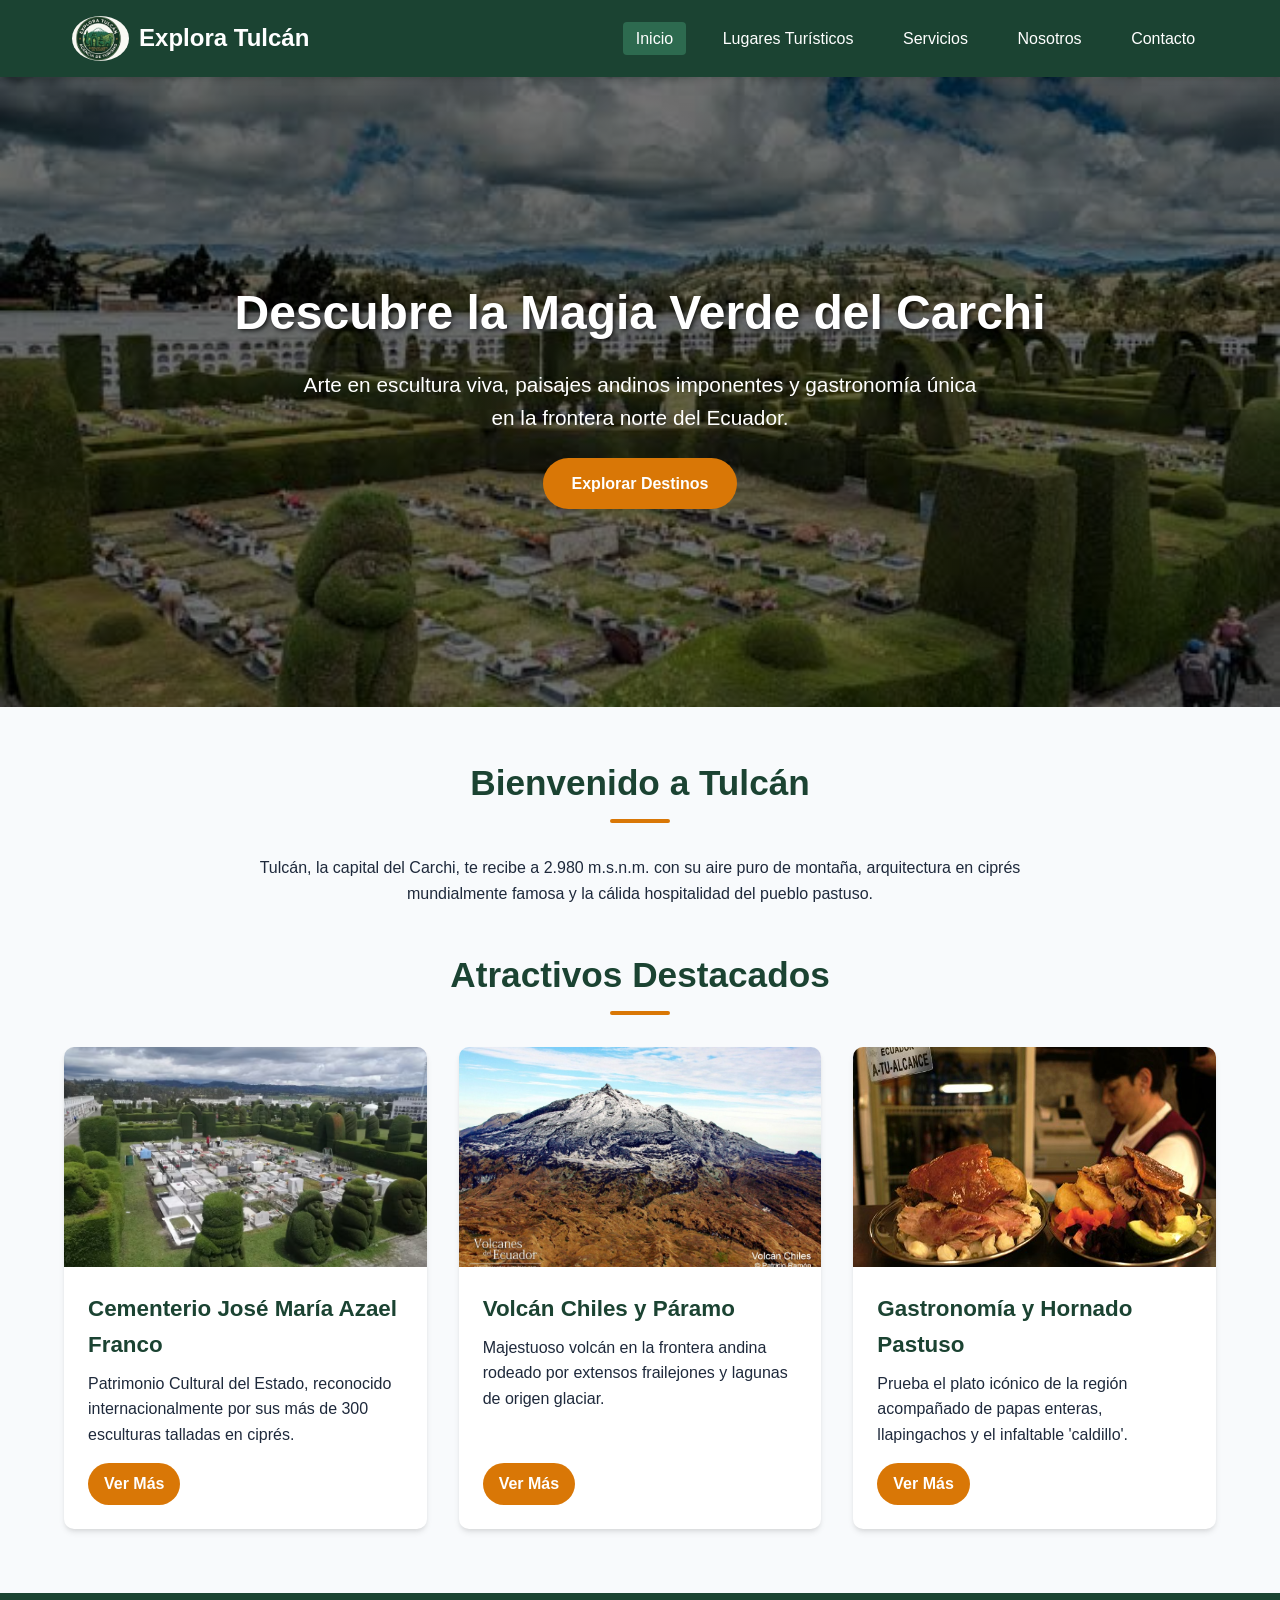
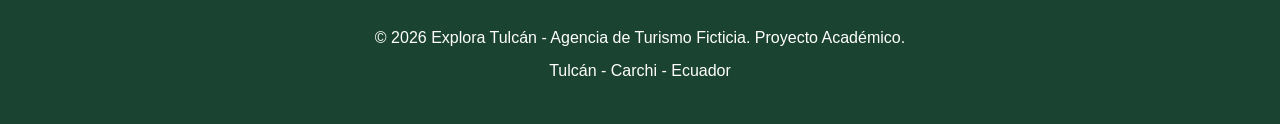
<file: index.html>
<!DOCTYPE html>
<html lang="es">
<head>
    <meta charset="UTF-8">
    <meta name="viewport" content="width=device-width, initial-scale=1.0">
    <title>Explora Tulcán | Puerta del Norte del Ecuador</title>
    <link rel="stylesheet" href="css/styles.css">
</head>
<body>

    <header>
        <nav class="navbar">
            <a href="index.html" class="logo">
                <img src="images/logo.png" alt="Logo Explora Tulcán">
                <span>Explora Tulcán</span>
            </a>
            <ul class="nav-links">
                <li><a href="index.html" class="active">Inicio</a></li>
                <li><a href="destinos.html">Lugares Turísticos</a></li>
                <li><a href="servicios.html">Servicios</a></li>
                <li><a href="nosotros.html">Nosotros</a></li>
                <li><a href="contacto.html">Contacto</a></li>
            </ul>
        </nav>
    </header>

    <main>
        <section class="hero">
            <h1>Descubre la Magia Verde del Carchi</h1>
            <p>Arte en escultura viva, paisajes andinos imponentes y gastronomía única en la frontera norte del Ecuador.</p>
            <a href="destinos.html" class="btn">Explorar Destinos</a>
        </section>

        <section class="container">
            <h2 class="section-title">Bienvenido a Tulcán</h2>
            <p style="text-align: center; max-width: 800px; margin: 0 auto 2.5rem;">
                Tulcán, la capital del Carchi, te recibe a 2.980 m.s.n.m. con su aire puro de montaña, arquitectura en ciprés mundialmente famosa y la cálida hospitalidad del pueblo pastuso.
            </p>

            <h2 class="section-title">Atractivos Destacados</h2>
            <div class="grid-cards">
                <article class="card">
                    <img src="images/cementerio.jpg" alt="Cementerio de Tulcán">
                    <div class="card-body">
                        <h3 class="card-title">Cementerio José María Azael Franco</h3>
                        <p class="card-text">Patrimonio Cultural del Estado, reconocido internacionalmente por sus más de 300 esculturas talladas en ciprés.</p>
                        <a href="destinos.html" class="btn" style="align-self: flex-start; padding: 0.5rem 1rem;">Ver Más</a>
                    </div>
                </article>

                <article class="card">
                    <img src="images/volcan-chiles.jpg" alt="Volcán Chiles">
                    <div class="card-body">
                        <h3 class="card-title">Volcán Chiles y Páramo</h3>
                        <p class="card-text">Majestuoso volcán en la frontera andina rodeado por extensos frailejones y lagunas de origen glaciar.</p>
                        <a href="destinos.html" class="btn" style="align-self: flex-start; padding: 0.5rem 1rem;">Ver Más</a>
                    </div>
                </article>

                <article class="card">
                    <img src="images/hornado.jpg" alt="Gastronomía Hornado Pastuso">
                    <div class="card-body">
                        <h3 class="card-title">Gastronomía y Hornado Pastuso</h3>
                        <p class="card-text">Prueba el plato icónico de la región acompañado de papas enteras, llapingachos y el infaltable 'caldillo'.</p>
                        <a href="destinos.html" class="btn" style="align-self: flex-start; padding: 0.5rem 1rem;">Ver Más</a>
                    </div>
                </article>
            </div>
        </section>
    </main>

    <footer>
        <p>&copy; 2026 Explora Tulcán - Agencia de Turismo Ficticia. Proyecto Académico.</p>
        <p>Tulcán - Carchi - Ecuador</p>
    </footer>

</body>
</html>
</file>
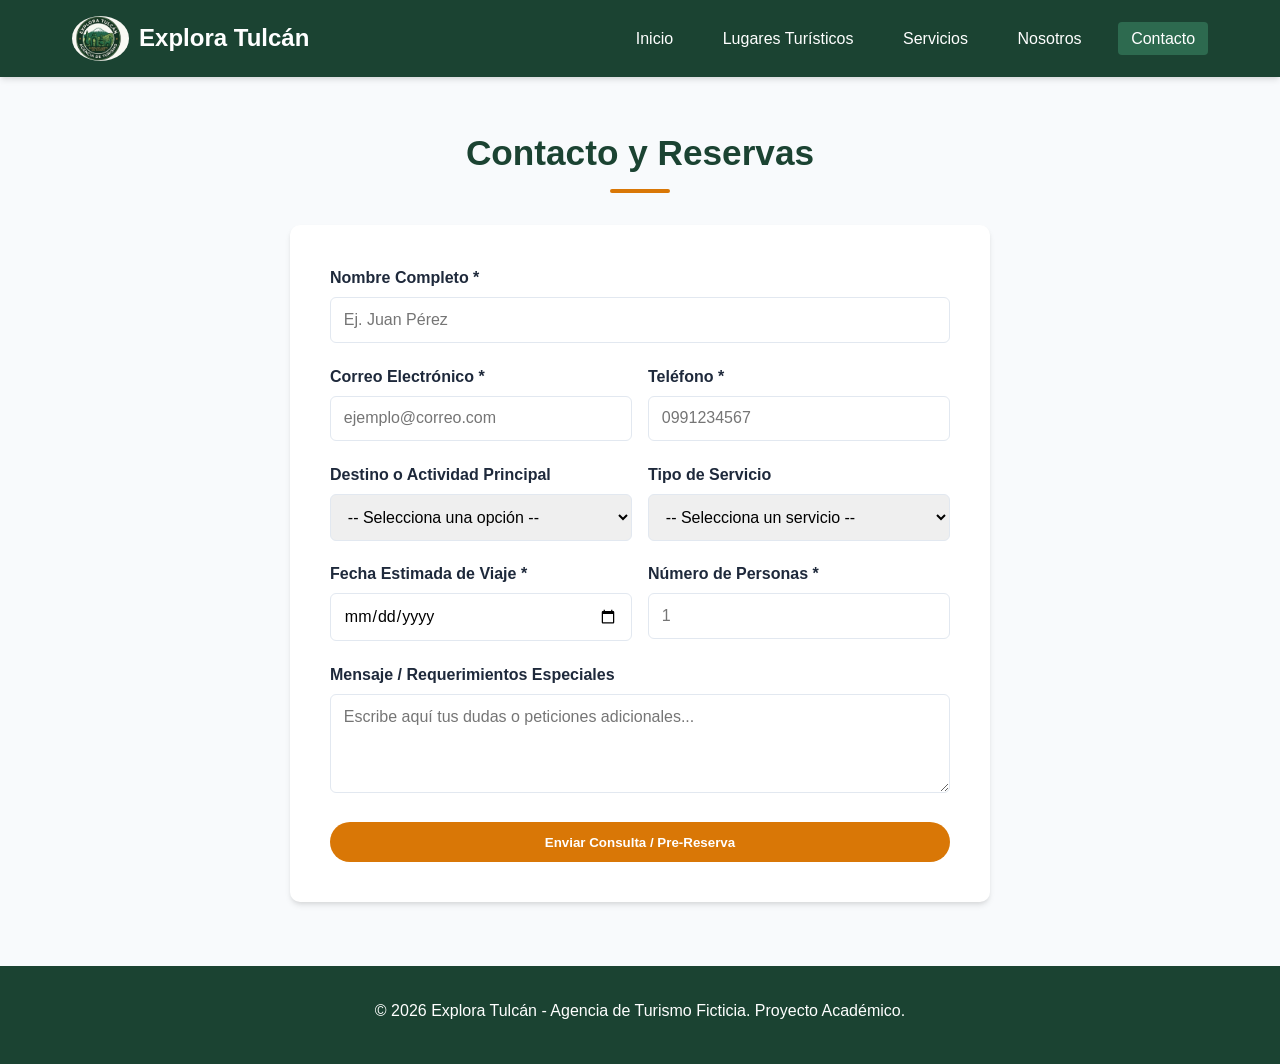
<file: contacto.html>
<!DOCTYPE html>
<html lang="es">
<head>
    <meta charset="UTF-8">
    <meta name="viewport" content="width=device-width, initial-scale=1.0">
    <title>Contacto y Reservas | Explora Tulcán</title>
    <link rel="stylesheet" href="css/styles.css">
</head>
<body>

    <header>
        <nav class="navbar">
            <a href="index.html" class="logo">
                <img src="images/logo.png" alt="Logo Explora Tulcán">
                <span>Explora Tulcán</span>
            </a>
            <ul class="nav-links">
                <li><a href="index.html">Inicio</a></li>
                <li><a href="destinos.html">Lugares Turísticos</a></li>
                <li><a href="servicios.html">Servicios</a></li>
                <li><a href="nosotros.html">Nosotros</a></li>
                <li><a href="contacto.html" class="active">Contacto</a></li>
            </ul>
        </nav>
    </header>

    <main class="container">
        <h1 class="section-title">Contacto y Reservas</h1>

        <div class="form-container">
            <form action="#" method="post">
                <div class="form-group">
                    <label for="nombre">Nombre Completo *</label>
                    <input type="text" id="nombre" name="nombre" required placeholder="Ej. Juan Pérez">
                </div>

                <div class="form-row">
                    <div class="form-group">
                        <label for="email">Correo Electrónico *</label>
                        <input type="email" id="email" name="email" required placeholder="ejemplo@correo.com">
                    </div>
                    <div class="form-group">
                        <label for="telefono">Teléfono *</label>
                        <input type="tel" id="telefono" name="telefono" required placeholder="0991234567">
                    </div>
                </div>

                <div class="form-row">
                    <div class="form-group">
                        <label for="destino">Destino o Actividad Principal</label>
                        <select id="destino" name="destino" required>
                            <option value="">-- Selecciona una opción --</option>
                            <option value="cementerio">Cementerio de Tulcán</option>
                            <option value="volcan-chiles">Volcán Chiles y Páramo</option>
                            <option value="gruta-paz">Gruta de la Paz</option>
                            <option value="gastronomia">Ruta Gastronómica</option>
                        </select>
                    </div>

                    <div class="form-group">
                        <label for="servicio">Tipo de Servicio</label>
                        <select id="servicio" name="servicio" required>
                            <option value="">-- Selecciona un servicio --</option>
                            <option value="tour-diario">Tour Excursión de 1 Día</option>
                            <option value="paquete-completo">Paquete Fin de Semana</option>
                            <option value="transporte">Transporte Turístico Privado</option>
                            <option value="guia">Guía Especializado</option>
                        </select>
                    </div>
                </div>

                <div class="form-row">
                    <div class="form-group">
                        <label for="fecha">Fecha Estimada de Viaje *</label>
                        <input type="date" id="fecha" name="fecha" required>
                    </div>
                    <div class="form-group">
                        <label for="personas">Número de Personas *</label>
                        <input type="number" id="personas" name="personas" min="1" max="50" required placeholder="1">
                    </div>
                </div>

                <div class="form-group">
                    <label for="mensaje">Mensaje / Requerimientos Especiales</label>
                    <textarea id="mensaje" name="mensaje" rows="4" placeholder="Escribe aquí tus dudas o peticiones adicionales..."></textarea>
                </div>

                <button type="submit" class="btn" style="width: 100%;">Enviar Consulta / Pre-Reserva</button>
            </form>
        </div>
    </main>

    <footer>
        <p>&copy; 2026 Explora Tulcán - Agencia de Turismo Ficticia. Proyecto Académico.</p>
    </footer>

</body>
</html>
</file>
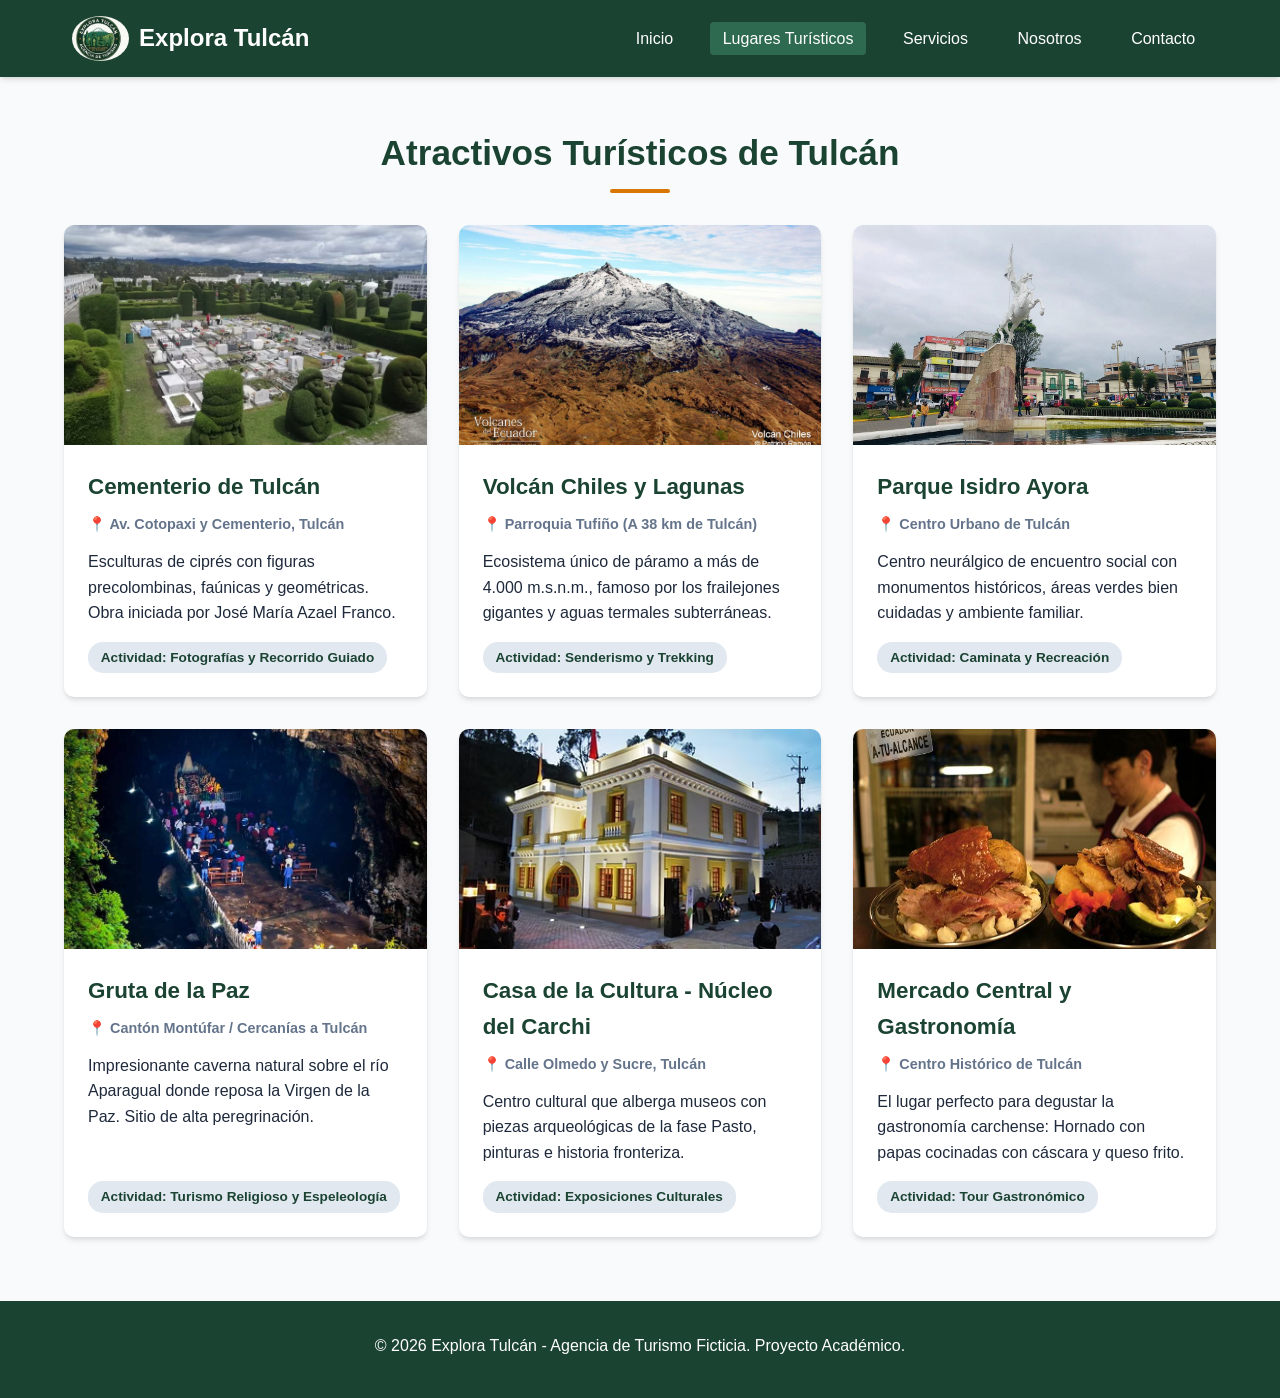
<file: destinos.html>
<!DOCTYPE html>
<html lang="es">
<head>
    <meta charset="UTF-8">
    <meta name="viewport" content="width=device-width, initial-scale=1.0">
    <title>Lugares Turísticos | Explora Tulcán</title>
    <link rel="stylesheet" href="css/styles.css">
</head>
<body>

    <header>
        <nav class="navbar">
            <a href="index.html" class="logo">
                <img src="images/logo.png" alt="Logo Explora Tulcán">
                <span>Explora Tulcán</span>
            </a>
            <ul class="nav-links">
                <li><a href="index.html">Inicio</a></li>
                <li><a href="destinos.html" class="active">Lugares Turísticos</a></li>
                <li><a href="servicios.html">Servicios</a></li>
                <li><a href="nosotros.html">Nosotros</a></li>
                <li><a href="contacto.html">Contacto</a></li>
            </ul>
        </nav>
    </header>

    <main class="container">
        <h1 class="section-title">Atractivos Turísticos de Tulcán</h1>

        <div class="grid-cards">
            <!-- 1 -->
            <article class="card">
                <img src="images/cementerio.jpg" alt="Cementerio de Tulcán">
                <div class="card-body">
                    <h2 class="card-title">Cementerio de Tulcán</h2>
                    <p class="card-location">📍 Av. Cotopaxi y Cementerio, Tulcán</p>
                    <p class="card-text">Esculturas de ciprés con figuras precolombinas, faúnicas y geométricas. Obra iniciada por José María Azael Franco.</p>
                    <span class="card-tag">Actividad: Fotografías y Recorrido Guiado</span>
                </div>
            </article>

            <!-- 2 -->
            <article class="card">
                <img src="images/volcan-chiles.jpg" alt="Volcán Chiles">
                <div class="card-body">
                    <h2 class="card-title">Volcán Chiles y Lagunas</h2>
                    <p class="card-location">📍 Parroquia Tufiño (A 38 km de Tulcán)</p>
                    <p class="card-text">Ecosistema único de páramo a más de 4.000 m.s.n.m., famoso por los frailejones gigantes y aguas termales subterráneas.</p>
                    <span class="card-tag">Actividad: Senderismo y Trekking</span>
                </div>
            </article>

            <!-- 3 -->
            <article class="card">
                <img src="images/parque-ayora.jpg" alt="Parque Ayora">
                <div class="card-body">
                    <h2 class="card-title">Parque Isidro Ayora</h2>
                    <p class="card-location">📍 Centro Urbano de Tulcán</p>
                    <p class="card-text">Centro neurálgico de encuentro social con monumentos históricos, áreas verdes bien cuidadas y ambiente familiar.</p>
                    <span class="card-tag">Actividad: Caminata y Recreación</span>
                </div>
            </article>

            <!-- 4 -->
            <article class="card">
                <img src="images/gruta-paz.jpg" alt="Gruta de la Paz">
                <div class="card-body">
                    <h2 class="card-title">Gruta de la Paz</h2>
                    <p class="card-location">📍 Cantón Montúfar / Cercanías a Tulcán</p>
                    <p class="card-text">Impresionante caverna natural sobre el río Aparagual donde reposa la Virgen de la Paz. Sitio de alta peregrinación.</p>
                    <span class="card-tag">Actividad: Turismo Religioso y Espeleología</span>
                </div>
            </article>

            <!-- 5 -->
            <article class="card">
                <img src="images/casa-cultura.jpg" alt="Casa de la Cultura">
                <div class="card-body">
                    <h2 class="card-title">Casa de la Cultura - Núcleo del Carchi</h2>
                    <p class="card-location">📍 Calle Olmedo y Sucre, Tulcán</p>
                    <p class="card-text">Centro cultural que alberga museos con piezas arqueológicas de la fase Pasto, pinturas e historia fronteriza.</p>
                    <span class="card-tag">Actividad: Exposiciones Culturales</span>
                </div>
            </article>

            <!-- 6 -->
            <article class="card">
                <img src="images/hornado.jpg" alt="Mercado Central Gastronómico">
                <div class="card-body">
                    <h2 class="card-title">Mercado Central y Gastronomía</h2>
                    <p class="card-location">📍 Centro Histórico de Tulcán</p>
                    <p class="card-text">El lugar perfecto para degustar la gastronomía carchense: Hornado con papas cocinadas con cáscara y queso frito.</p>
                    <span class="card-tag">Actividad: Tour Gastronómico</span>
                </div>
            </article>
        </div>
    </main>

    <footer>
        <p>&copy; 2026 Explora Tulcán - Agencia de Turismo Ficticia. Proyecto Académico.</p>
    </footer>

</body>
</html>
</file>
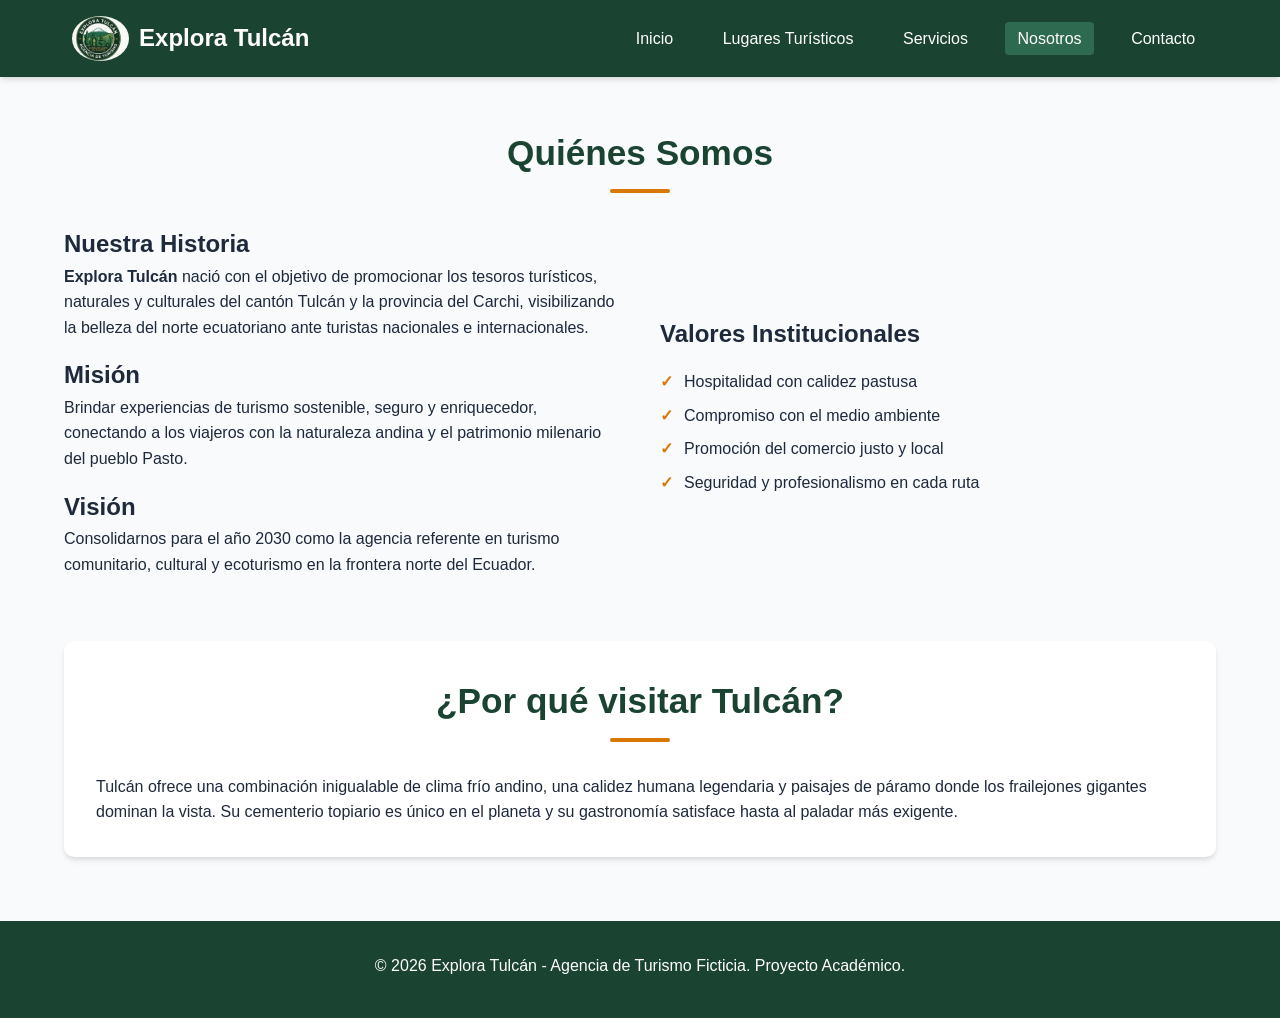
<file: nosotros.html>
<!DOCTYPE html>
<html lang="es">
<head>
    <meta charset="UTF-8">
    <meta name="viewport" content="width=device-width, initial-scale=1.0">
    <title>Sobre Nosotros | Explora Tulcán</title>
    <link rel="stylesheet" href="css/styles.css">
</head>
<body>

    <header>
        <nav class="navbar">
            <a href="index.html" class="logo">
                <img src="images/logo.png" alt="Logo Explora Tulcán">
                <span>Explora Tulcán</span>
            </a>
            <ul class="nav-links">
                <li><a href="index.html">Inicio</a></li>
                <li><a href="destinos.html">Lugares Turísticos</a></li>
                <li><a href="servicios.html">Servicios</a></li>
                <li><a href="nosotros.html" class="active">Nosotros</a></li>
                <li><a href="contacto.html">Contacto</a></li>
            </ul>
        </nav>
    </header>

    <main class="container">
        <h1 class="section-title">Quiénes Somos</h1>

        <div class="about-grid">
            <div class="about-text">
                <h2>Nuestra Historia</h2>
                <p><strong>Explora Tulcán</strong> nació con el objetivo de promocionar los tesoros turísticos, naturales y culturales del cantón Tulcán y la provincia del Carchi, visibilizando la belleza del norte ecuatoriano ante turistas nacionales e internacionales.</p>
                
                <h2>Misión</h2>
                <p>Brindar experiencias de turismo sostenible, seguro y enriquecedor, conectando a los viajeros con la naturaleza andina y el patrimonio milenario del pueblo Pasto.</p>

                <h2>Visión</h2>
                <p>Consolidarnos para el año 2030 como la agencia referente en turismo comunitario, cultural y ecoturismo en la frontera norte del Ecuador.</p>
            </div>

            <div>
                <h2>Valores Institucionales</h2>
                <ul class="values-list">
                    <li>Hospitalidad con calidez pastusa</li>
                    <li>Compromiso con el medio ambiente</li>
                    <li>Promoción del comercio justo y local</li>
                    <li>Seguridad y profesionalismo en cada ruta</li>
                </ul>
            </div>
        </div>

        <section style="background-color: #ffffff; padding: 2rem; border-radius: 10px; box-shadow: var(--shadow);">
            <h2 class="section-title">¿Por qué visitar Tulcán?</h2>
            <p>Tulcán ofrece una combinación inigualable de clima frío andino, una calidez humana legendaria y paisajes de páramo donde los frailejones gigantes dominan la vista. Su cementerio topiario es único en el planeta y su gastronomía satisface hasta al paladar más exigente.</p>
        </section>
    </main>

    <footer>
        <p>&copy; 2026 Explora Tulcán - Agencia de Turismo Ficticia. Proyecto Académico.</p>
    </footer>

</body>
</html>
</file>
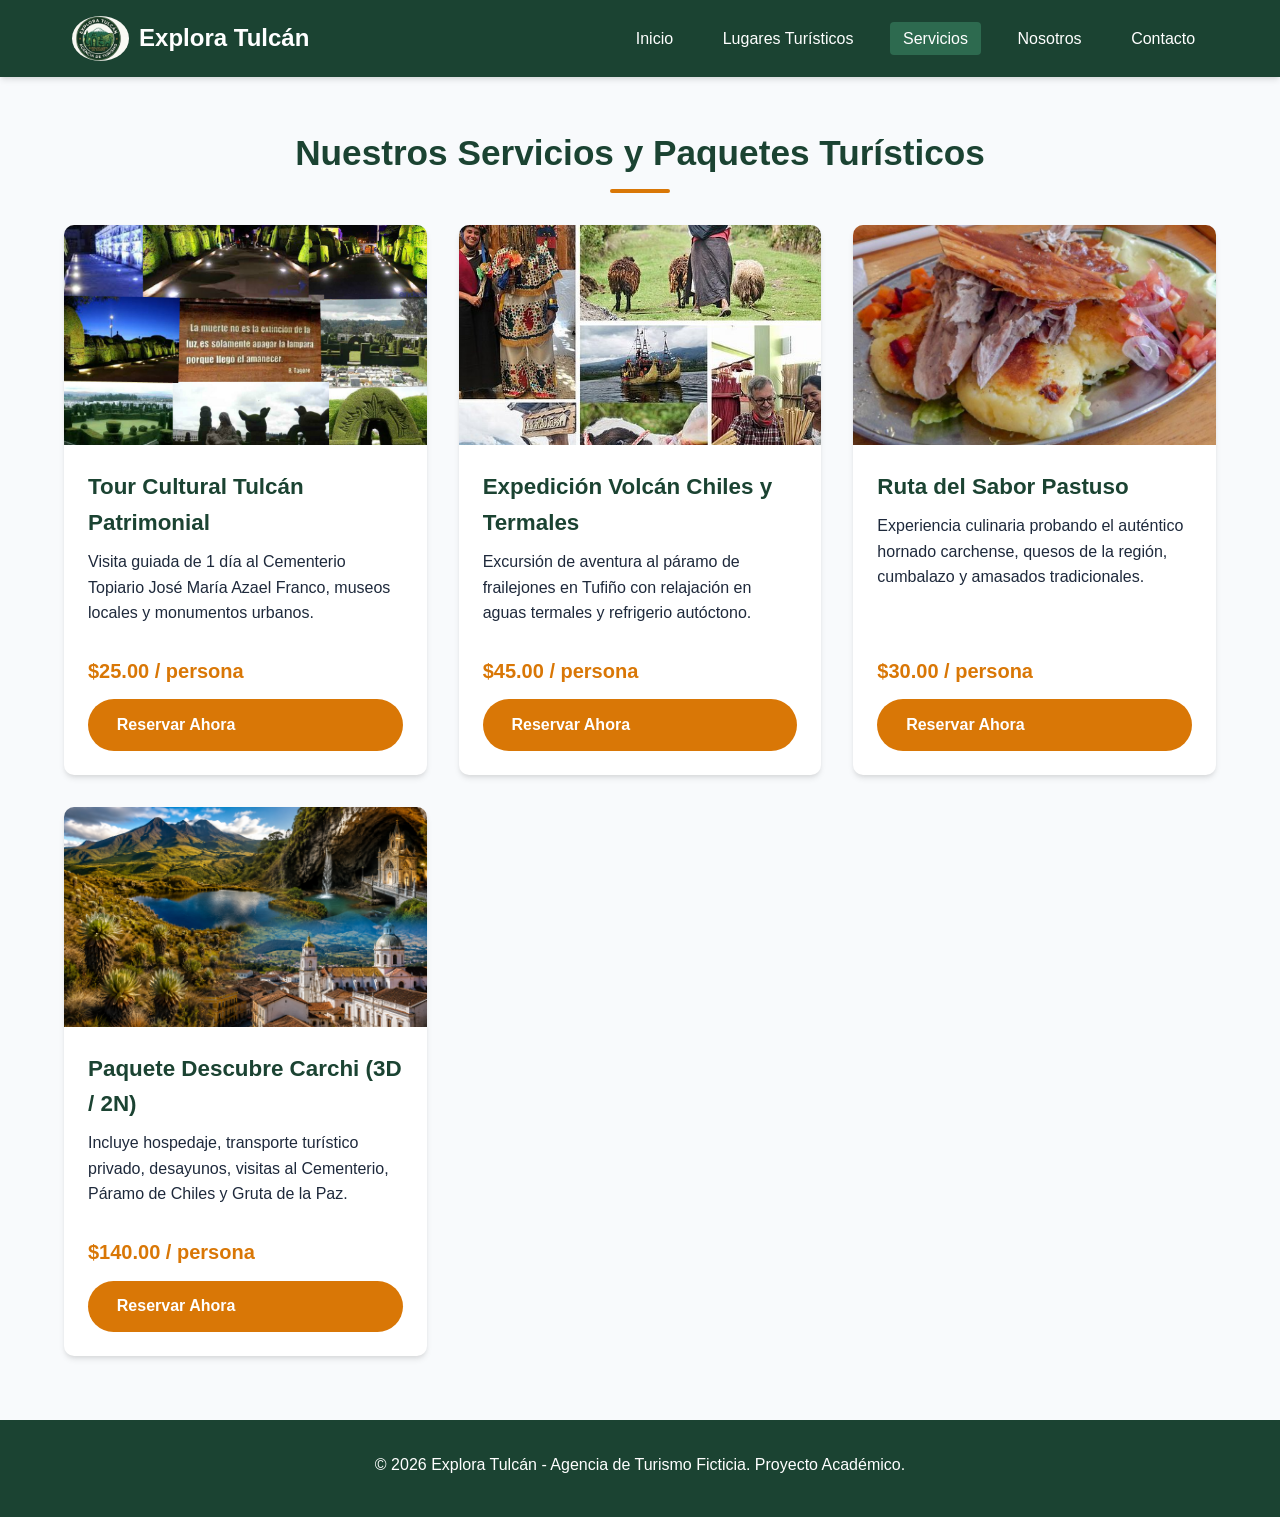
<file: servicios.html>
<!DOCTYPE html>
<html lang="es">
<head>
    <meta charset="UTF-8">
    <meta name="viewport" content="width=device-width, initial-scale=1.0">
    <title>Servicios y Paquetes | Explora Tulcán</title>
    <link rel="stylesheet" href="css/styles.css">
</head>
<body>

    <header>
        <nav class="navbar">
            <a href="index.html" class="logo">
                <img src="images/logo.png" alt="Logo Explora Tulcán">
                <span>Explora Tulcán</span>
            </a>
            <ul class="nav-links">
                <li><a href="index.html">Inicio</a></li>
                <li><a href="destinos.html">Lugares Turísticos</a></li>
                <li><a href="servicios.html" class="active">Servicios</a></li>
                <li><a href="nosotros.html">Nosotros</a></li>
                <li><a href="contacto.html">Contacto</a></li>
            </ul>
        </nav>
    </header>

    <main class="container">
        <h1 class="section-title">Nuestros Servicios y Paquetes Turísticos</h1>

        <div class="grid-cards">
            <!-- Servicio 1 -->
            <article class="card">
                <img src="images/tour-cultural.jpg" alt="Tour Cultural">
                <div class="card-body">
                    <h2 class="card-title">Tour Cultural Tulcán Patrimonial</h2>
                    <p class="card-text">Visita guiada de 1 día al Cementerio Topiario José María Azael Franco, museos locales y monumentos urbanos.</p>
                    <p class="price-tag">$25.00 / persona</p>
                    <a href="contacto.html" class="btn">Reservar Ahora</a>
                </div>
            </article>

            <!-- Servicio 2 -->
            <article class="card">
                <img src="images/tour-naturaleza.jpg" alt="Tour Naturaleza">
                <div class="card-body">
                    <h2 class="card-title">Expedición Volcán Chiles y Termales</h2>
                    <p class="card-text">Excursión de aventura al páramo de frailejones en Tufiño con relajación en aguas termales y refrigerio autóctono.</p>
                    <p class="price-tag">$45.00 / persona</p>
                    <a href="contacto.html" class="btn">Reservar Ahora</a>
                </div>
            </article>

            <!-- Servicio 3 -->
            <article class="card">
                <img src="images/tour-gastronomico.jpg" alt="Tour Gastronómico">
                <div class="card-body">
                    <h2 class="card-title">Ruta del Sabor Pastuso</h2>
                    <p class="card-text">Experiencia culinaria probando el auténtico hornado carchense, quesos de la región, cumbalazo y amasados tradicionales.</p>
                    <p class="price-tag">$30.00 / persona</p>
                    <a href="contacto.html" class="btn">Reservar Ahora</a>
                </div>
            </article>

            <!-- Servicio 4 -->
            <article class="card">
                <img src="images/paquete-fin-semana.jpg" alt="Paquete Fin de Semana">
                <div class="card-body">
                    <h2 class="card-title">Paquete Descubre Carchi (3D / 2N)</h2>
                    <p class="card-text">Incluye hospedaje, transporte turístico privado, desayunos, visitas al Cementerio, Páramo de Chiles y Gruta de la Paz.</p>
                    <p class="price-tag">$140.00 / persona</p>
                    <a href="contacto.html" class="btn">Reservar Ahora</a>
                </div>
            </article>
        </div>
    </main>

    <footer>
        <p>&copy; 2026 Explora Tulcán - Agencia de Turismo Ficticia. Proyecto Académico.</p>
    </footer>

</body>
</html>
</file>
<file: css/styles.css>
/* ==========================================================
   ESTILOS GENERALES Y VARIABLES
   ========================================================== */
* {
    margin: 0;
    padding: 0;
    box-sizing: border-box;
}

:root {
    --primary-color: #1b4332;   /* Verde oscuro representativo del Carchi */
    --secondary-color: #2d6a4f; /* Verde medio */
    --accent-color: #d97706;    /* Dorado / Naranja cálido */
    --bg-light: #f8fafc;
    --text-dark: #1e293b;
    --text-light: #ffffff;
    --border-color: #e2e8f0;
    --shadow: 0 4px 6px -1px rgba(0, 0, 0, 0.1), 0 2px 4px -1px rgba(0, 0, 0, 0.06);
}

body {
    font-family: 'Segoe UI', Tahoma, Geneva, Verdana, sans-serif;
    line-height: 1.6;
    color: var(--text-dark);
    background-color: var(--bg-light);
}

/* ==========================================================
   HEADER Y NAVEGACIÓN
   ========================================================== */
header {
    background-color: var(--primary-color);
    position: sticky;
    top: 0;
    z-index: 1000;
    box-shadow: var(--shadow);
}

.navbar {
    display: flex;
    justify-content: space-between;
    align-items: center;
    max-width: 1200px;
    margin: 0 auto;
    padding: 1rem 2rem;
}

.logo {
    display: flex;
    align-items: center;
    gap: 10px;
    color: var(--text-light);
    font-size: 1.5rem;
    font-weight: bold;
    text-decoration: none;
}

.logo img {
    height: 45px;
    border-radius: 50%;
}

.nav-links {
    display: flex;
    list-style: none;
    gap: 1.5rem;
}

.nav-links a {
    color: var(--text-light);
    text-decoration: none;
    font-weight: 500;
    transition: color 0.3s ease;
    padding: 0.5rem 0.8rem;
    border-radius: 4px;
}

.nav-links a:hover,
.nav-links a:focus,
.nav-links a.active {
    background-color: var(--secondary-color);
    color: #ffffff;
}

/* ==========================================================
   SECCIÓN HERO
   ========================================================== */
.hero {
    background: linear-gradient(rgba(0, 0, 0, 0.55), rgba(0, 0, 0, 0.55)), url('../images/hero.jpg') center/cover no-repeat;
    height: 70vh;
    display: flex;
    flex-direction: column;
    justify-content: center;
    align-items: center;
    text-align: center;
    color: var(--text-light);
    padding: 0 1rem;
}

.hero h1 {
    font-size: 3rem;
    margin-bottom: 1rem;
    text-shadow: 2px 2px 4px rgba(0,0,0,0.7);
}

.hero p {
    font-size: 1.3rem;
    max-width: 700px;
    margin-bottom: 1.5rem;
}

.btn {
    display: inline-block;
    background-color: var(--accent-color);
    color: var(--text-light);
    padding: 0.8rem 1.8rem;
    text-decoration: none;
    border-radius: 30px;
    font-weight: bold;
    transition: transform 0.3s ease, background-color 0.3s ease;
    border: none;
    cursor: pointer;
}

.btn:hover, .btn:focus {
    background-color: #b45309;
    transform: translateY(-3px);
}

/* ==========================================================
   CONTENIDOS GENERALES Y SECCIONES
   ========================================================== */
.container {
    max-width: 1200px;
    margin: 3rem auto;
    padding: 0 1.5rem;
}

.section-title {
    text-align: center;
    font-size: 2.2rem;
    color: var(--primary-color);
    margin-bottom: 2rem;
    position: relative;
}

.section-title::after {
    content: '';
    display: block;
    width: 60px;
    height: 4px;
    background-color: var(--accent-color);
    margin: 0.5rem auto 0;
    border-radius: 2px;
}

/* ==========================================================
   GRID Y TARJETAS (DESTINOS Y SERVICIOS)
   ========================================================== */
.grid-cards {
    display: grid;
    grid-template-columns: repeat(auto-fit, minmax(300px, 1fr));
    gap: 2rem;
}

.card {
    background-color: #ffffff;
    border-radius: 10px;
    overflow: hidden;
    box-shadow: var(--shadow);
    transition: transform 0.3s ease, box-shadow 0.3s ease;
    display: flex;
    flex-direction: column;
}

.card:hover {
    transform: translateY(-5px);
    box-shadow: 0 10px 15px -3px rgba(0, 0, 0, 0.15);
}

.card img {
    width: 100%;
    height: 220px;
    object-fit: cover;
}

.card-body {
    padding: 1.5rem;
    display: flex;
    flex-direction: column;
    flex-grow: 1;
}

.card-title {
    font-size: 1.4rem;
    color: var(--primary-color);
    margin-bottom: 0.5rem;
}

.card-location {
    font-size: 0.9rem;
    color: #64748b;
    margin-bottom: 0.8rem;
    font-weight: 600;
}

.card-text {
    margin-bottom: 1rem;
    flex-grow: 1;
}

.card-tag {
    display: inline-block;
    background-color: #e2e8f0;
    color: var(--primary-color);
    font-size: 0.85rem;
    padding: 0.3rem 0.8rem;
    border-radius: 15px;
    align-self: flex-start;
    font-weight: 600;
}

.price-tag {
    font-size: 1.25rem;
    font-weight: bold;
    color: var(--accent-color);
    margin: 0.8rem 0;
}

/* ==========================================================
   PÁGINA NOSOTROS
   ========================================================== */
.about-grid {
    display: grid;
    grid-template-columns: 1fr 1fr;
    gap: 2.5rem;
    align-items: center;
    margin-bottom: 3rem;
}

.about-text p {
    margin-bottom: 1rem;
}

.values-list {
    list-style: none;
    margin-top: 1rem;
}

.values-list li {
    margin-bottom: 0.5rem;
    padding-left: 1.5rem;
    position: relative;
}

.values-list li::before {
    content: '✓';
    color: var(--accent-color);
    position: absolute;
    left: 0;
    font-weight: bold;
}

/* ==========================================================
   FORMULARIO DE CONTACTO
   ========================================================== */
.form-container {
    background-color: #ffffff;
    max-width: 700px;
    margin: 0 auto;
    padding: 2.5rem;
    border-radius: 10px;
    box-shadow: var(--shadow);
}

.form-group {
    margin-bottom: 1.3rem;
}

.form-group label {
    display: block;
    margin-bottom: 0.4rem;
    font-weight: 600;
    color: var(--text-dark);
}

.form-group input,
.form-group select,
.form-group textarea {
    width: 100%;
    padding: 0.8rem;
    border: 1px solid var(--border-color);
    border-radius: 6px;
    font-family: inherit;
    font-size: 1rem;
    transition: border-color 0.3s ease;
}

.form-group input:focus,
.form-group select:focus,
.form-group textarea:focus {
    outline: none;
    border-color: var(--secondary-color);
    box-shadow: 0 0 0 3px rgba(45, 106, 79, 0.2);
}

.form-row {
    display: grid;
    grid-template-columns: 1fr 1fr;
    gap: 1rem;
}

/* ==========================================================
   FOOTER
   ========================================================== */
footer {
    background-color: var(--primary-color);
    color: var(--text-light);
    text-align: center;
    padding: 2rem 1rem;
    margin-top: 4rem;
}

footer p {
    margin-bottom: 0.5rem;
}

/* ==========================================================
   DISEÑO RESPONSIVE (MEDIA QUERIES)
   ========================================================== */
@media (max-width: 768px) {
    .navbar {
        flex-direction: column;
        gap: 1rem;
    }

    .nav-links {
        width: 100%;
        justify-content: center;
        flex-wrap: wrap;
        gap: 0.5rem;
    }

    .hero h1 {
        font-size: 2.1rem;
    }

    .hero p {
        font-size: 1rem;
    }

    .about-grid, .form-row {
        grid-template-columns: 1fr;
    }

    .form-container {
        padding: 1.5rem;
    }
}
</file>
